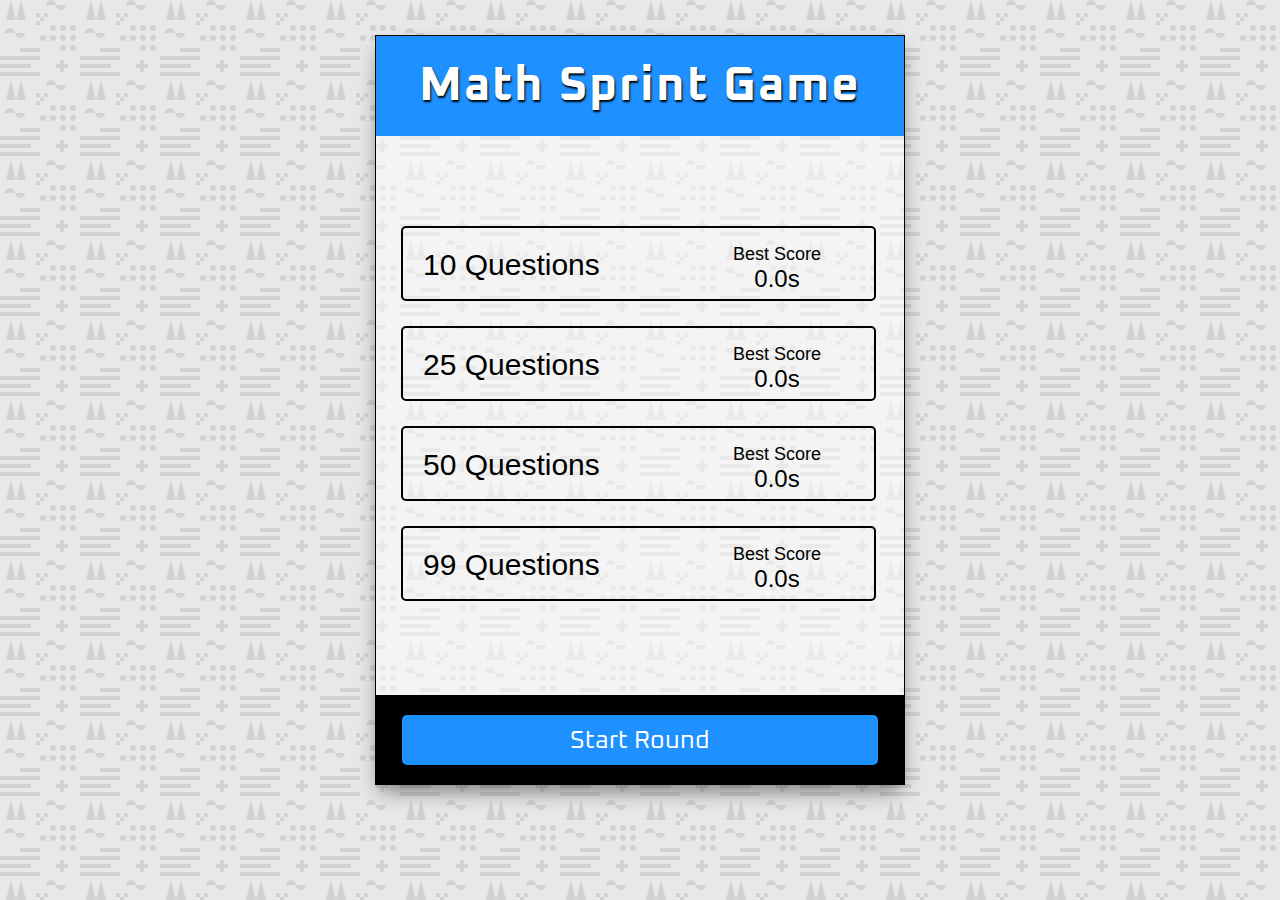
<file: -- template-math-sprint-game/index.html>
<!DOCTYPE html>
<html lang="en">
<head>
    <meta charset="UTF-8">
    <meta name="viewport" content="width=device-width, initial-scale=1.0">
    <title>Math Sprint Game</title>
    <link rel="icon" type="image/png" href="favicon.png">
    <link rel="stylesheet" href="style.css">
</head>
<body>
    <div class="game-container">
        <!-- Header -->
        <div class="header">
            <h1>Math Sprint Game</h1>
        </div>

        <!-- Splash Page -->
        <div class="card" id="splash-page">
            <form id="start-form">
                <div class="selection-container">
                    <!-- 10 Questions Radio Input -->
                    <div class="radio-container">
                        <label for="value-10">10 Questions</label>
                        <input type="radio" name="questions" value="10" id="value-10">
                        <span class="best-score">
                            <span>Best Score</span>
                            <span class="best-score-value">0.0s</span>
                        </span>
                    </div>
                    <!-- 25 Questions Radio Input -->
                    <div class="radio-container">
                        <label for="value-25">25 Questions</label>
                        <input type="radio" name="questions" value="25" id="value-25">
                        <span class="best-score">
                            <span>Best Score</span>
                            <span class="best-score-value">0.0s</span>
                        </span>
                    </div>
                    <!-- 50 Questions Radio Input -->
                    <div class="radio-container">
                        <label for="value-50">50 Questions</label>
                        <input type="radio" name="questions" value="50" id="value-50">
                        <span class="best-score">
                            <span>Best Score</span>
                            <span class="best-score-value">0.0s</span>
                        </span>
                    </div>
                    <!-- 99 Questions Radio Input -->
                    <div class="radio-container">
                        <label for="value-99">99 Questions</label>
                        <input type="radio" name="questions" value="99" id="value-99">
                        <span class="best-score">
                            <span>Best Score</span>
                            <span class="best-score-value">0.0s</span>
                        </span>
                    </div>
                </div>
                <!-- Start Button -->
                <div class="selection-footer">
                    <button class="start" type="submit">Start Round</button>
                </div>
            </form>
        </div>
        <!-- Countdown Page -->
        <div class="card" id="countdown-page" hidden>
            <h1 class="countdown"></h1>
        </div>

        <!-- Game Page -->
        <div class="card" id="game-page" hidden>
            <!-- Item Container -->
            <div class="item-container"></div>
            <div class="item-footer">
                <button class="wrong">Wrong</button>
                <button class="right">Right</button>
            </div>
        </div>

        <!-- Score Page -->
        <div class="card" id="score-page" hidden>
            <!-- Score Container -->
            <div class="score-container">
                <h1 class="title">Your Time</h1>
                <h1 class="final-time">3.4s</h1>
                <h1 class="base-time">Base Time: 2.4s</h1>
                <h1 class="penalty-time">Penaly: +1.0s</h1>
            </div>
            <!-- Play Again Button -->
            <div class="score-footer">
                <button class="play-again">Play Again</button>
            </div>
        </div>
    </div>
    <!-- Script -->
    <script src="script.js"></script>
</body>
</html>
</file>
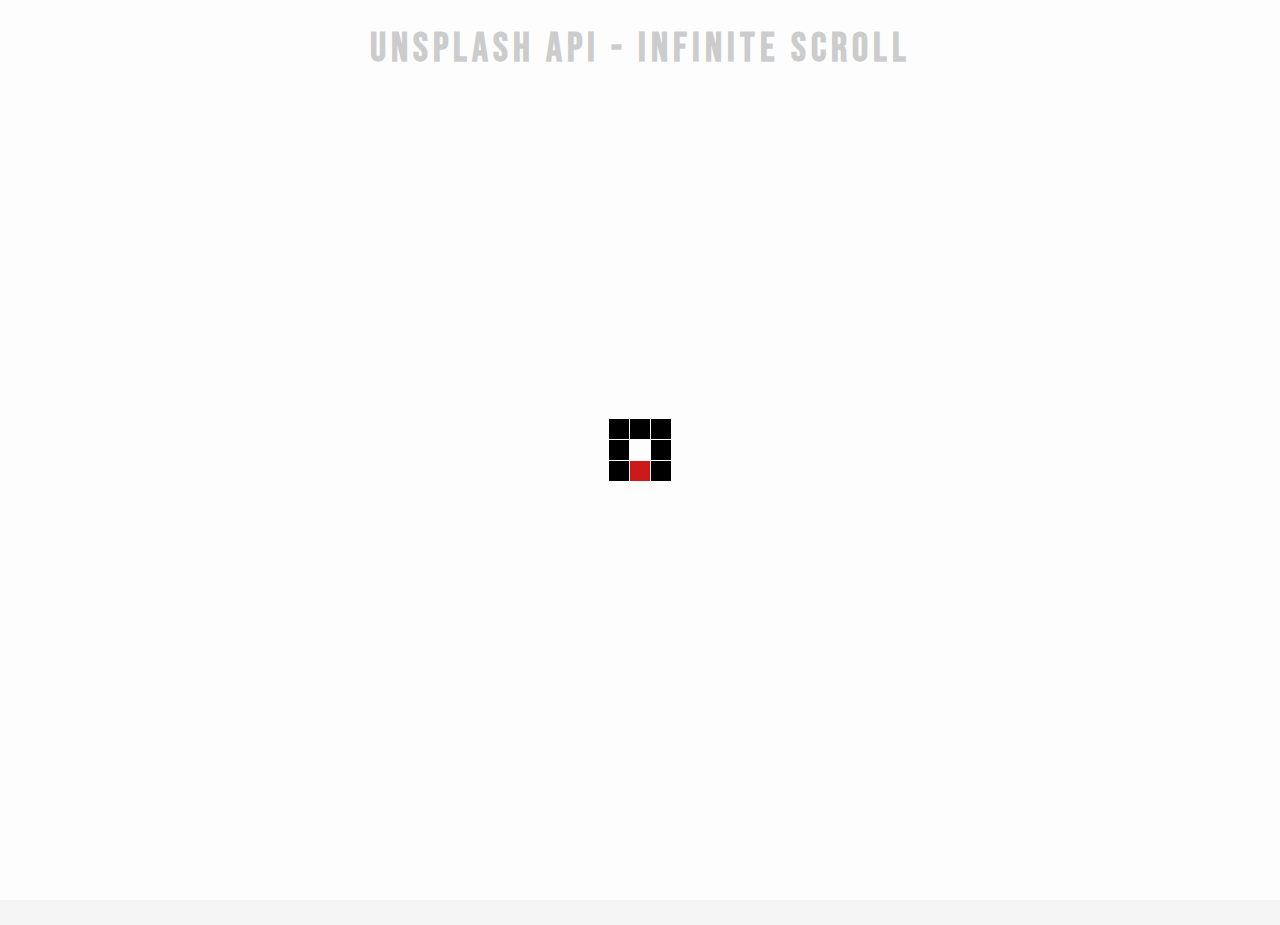
<file: infinity-scroll/index.html>
<!DOCTYPE html>
<html lang="en">
<head>
    <meta charset="UTF-8">
    <meta http-equiv="X-UA-Compatible" content="IE=edge">
    <meta name="viewport" content="width=device-width, initial-scale=1.0">
    <title>Infinite Scroll</title>
    <link rel="icon" type="image/png" href="https://www.google.com/s2/favicons?domain=jacinto.design">
    <link rel="stylesheet" href="style.css">
</head>
<body>
    <!-- Title -->
    <h1>Unsplash API - Infinite Scroll</h1>
    <!-- Loader -->
    <div class="loader" id="loader">
        <img src="loader.svg" alt="Loading">
    </div>
    <!-- Image Container -->
    <div class="image-container" id="image-container">
    </div>
    <!-- script -->
    <script src="script.js"></script>
</body>
</html>
</file>
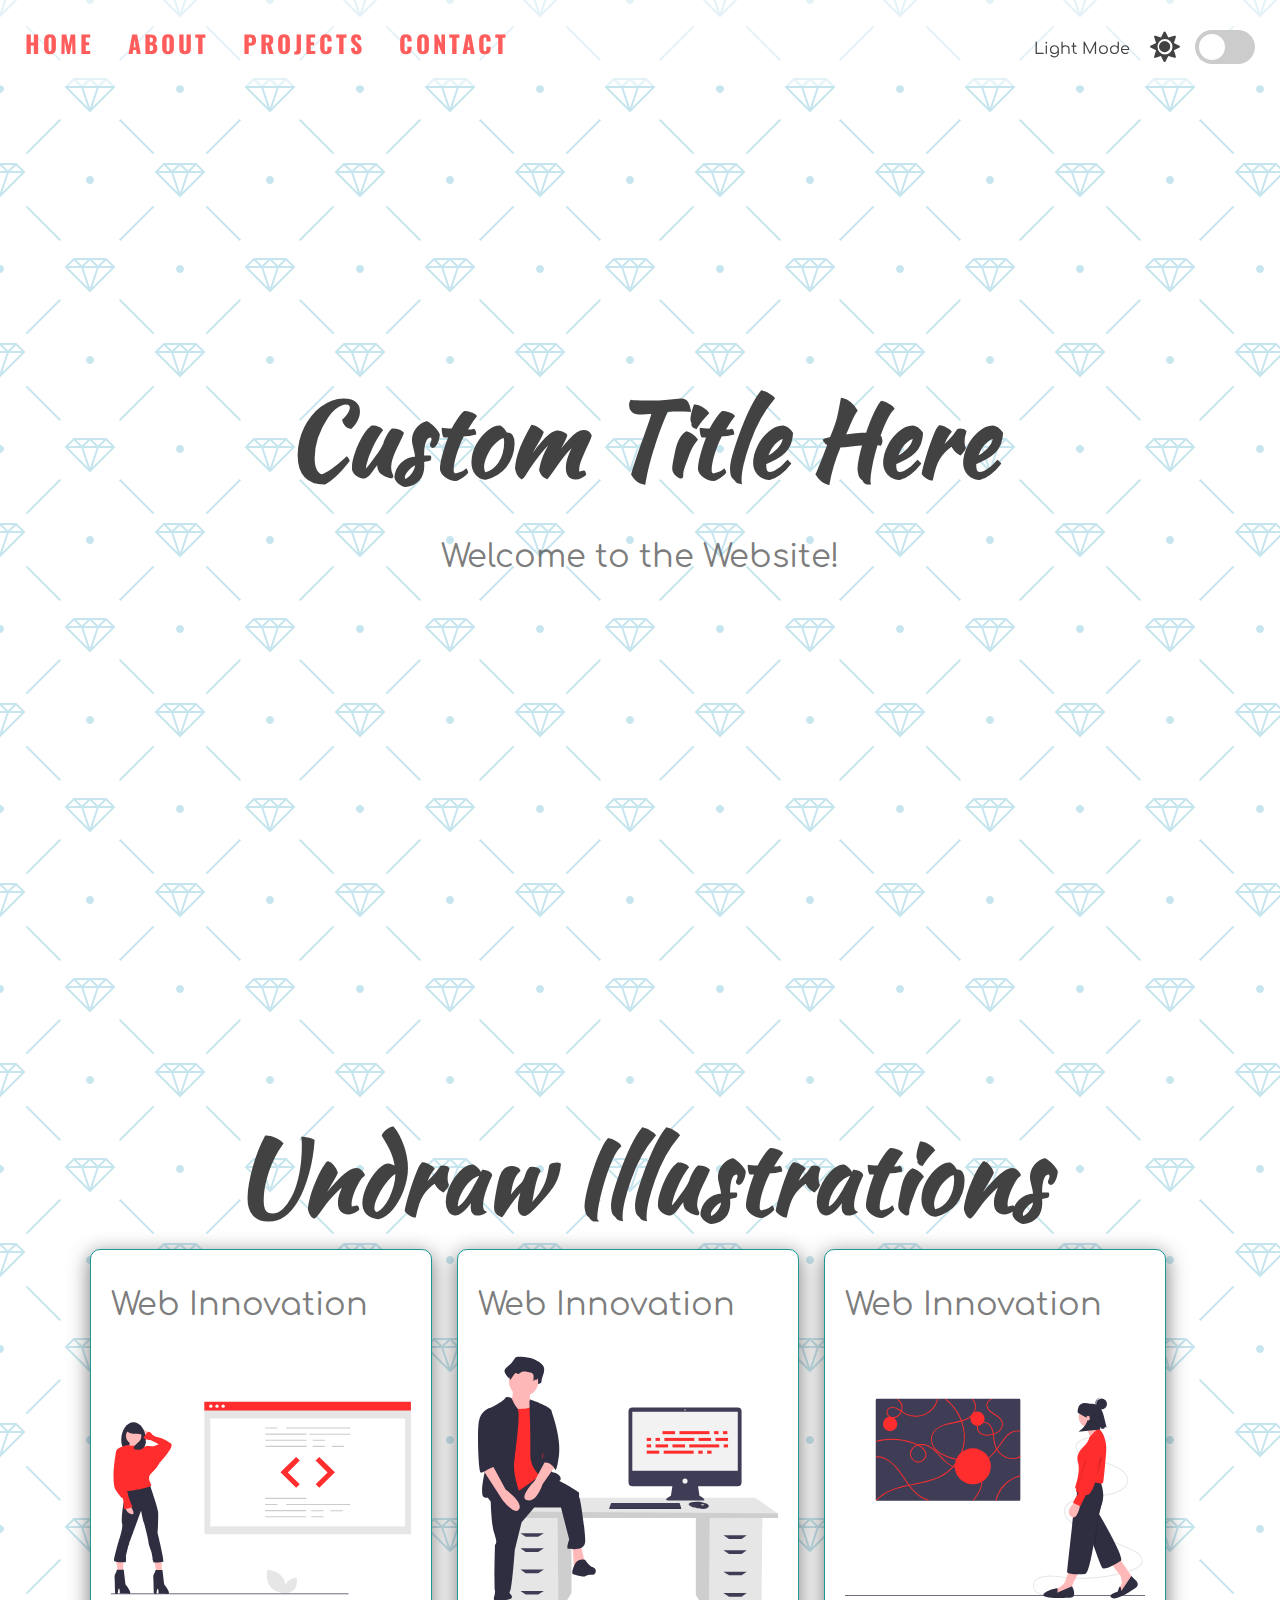
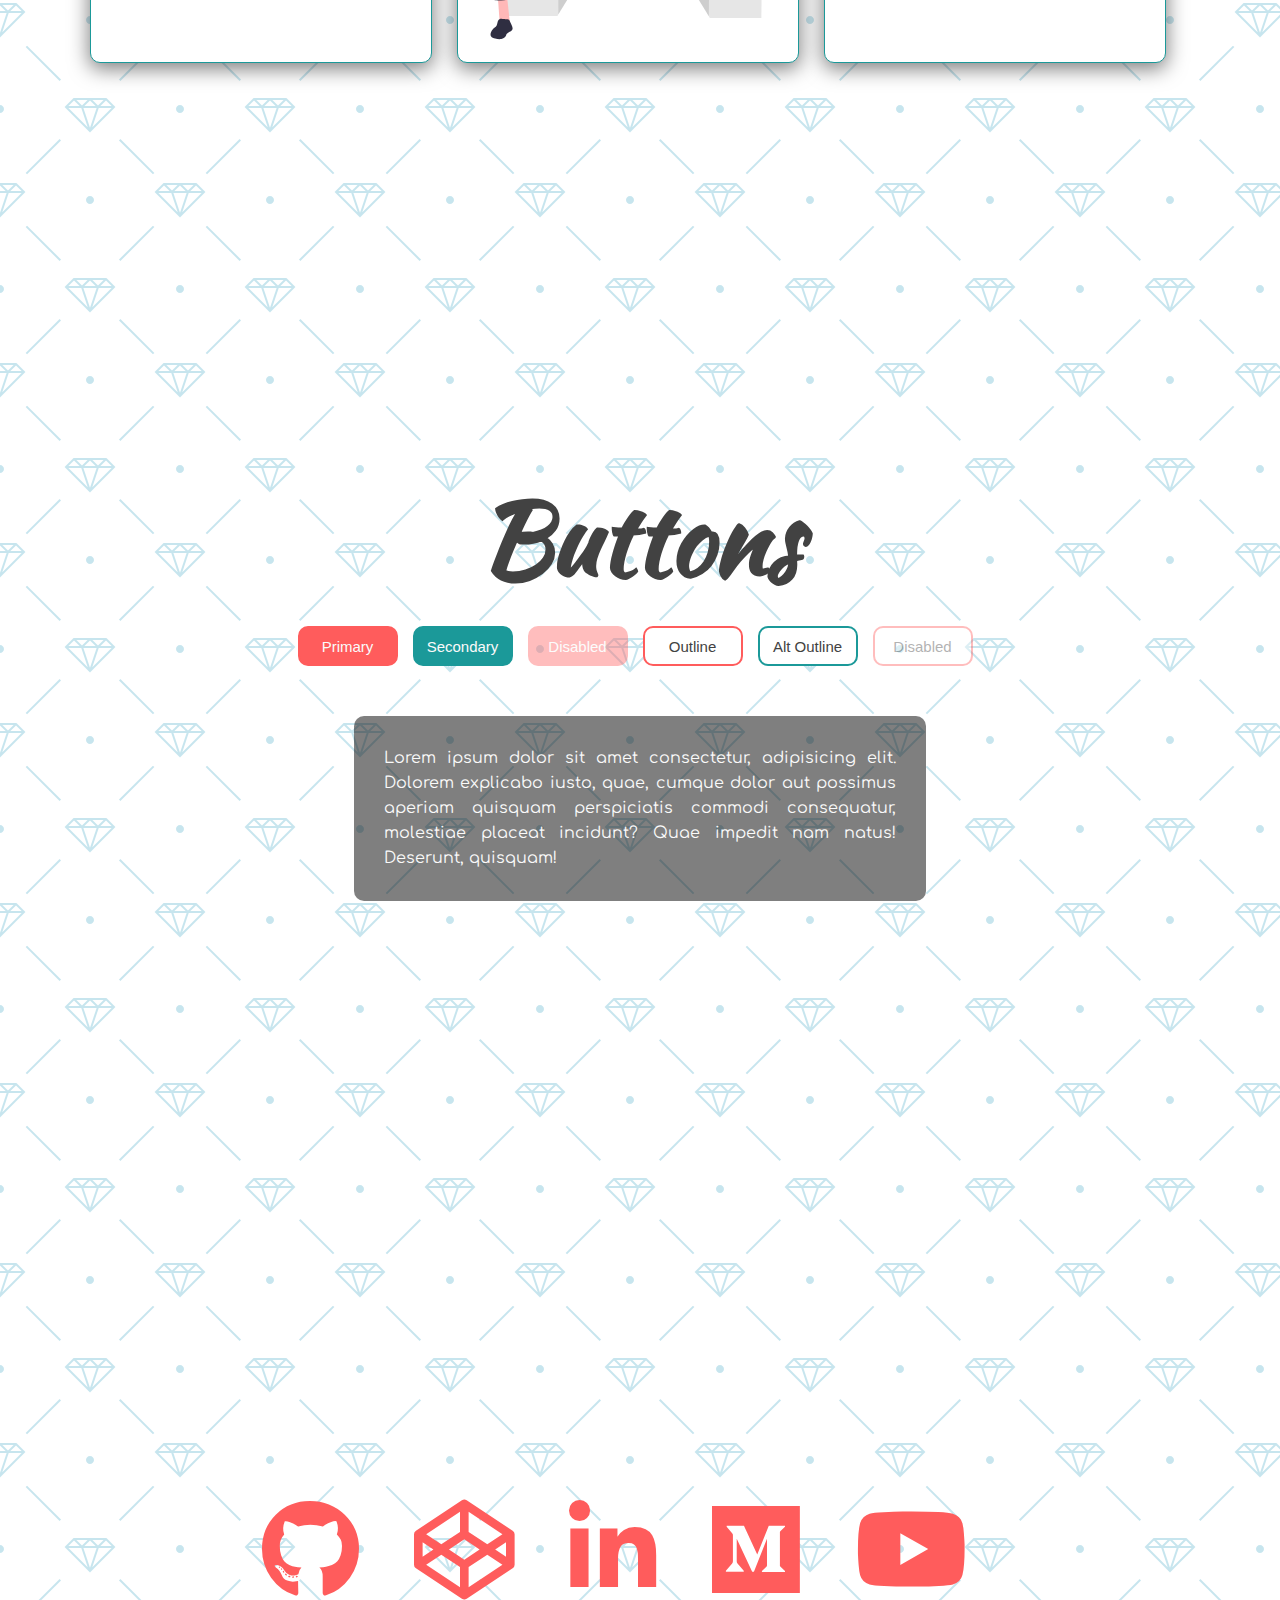
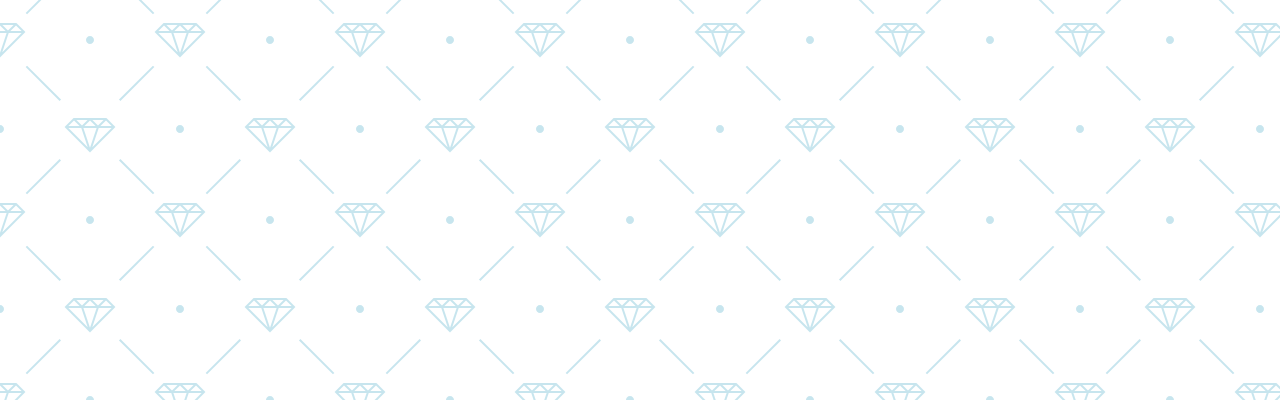
<file: light-dark-mode/index.html>
<!DOCTYPE html>
<html lang="en">
<head>
    <meta charset="UTF-8">
    <meta name="viewport" content="width=device-width, initial-scale=1.0">
    <title>Light Dark Mode</title>
    <link rel="icon" type="image/png" href="favicon.png">
    <link rel="stylesheet" href="https://cdnjs.cloudflare.com/ajax/libs/font-awesome/5.10.2/css/all.min.css"/>
    <link rel="stylesheet" href="style.css">
</head>
<body>
    <!-- Dark Mode Switch -->
    <div class="theme-switch-wrapper">
        <span id="toggle-icon">
            <span class="toggle-text">Light Mode</span>
            <i class="fas fa-sun"></i>
        </span>
        <label class="theme-switch">
            <input type="checkbox">
            <div class="slider round"></div>
        </label>
    </div>
    <!-- Navigation -->
    <nav id="nav">
        <a href="#home">HOME</a>
        <a href="#about">ABOUT</a>
        <a href="#projects">PROJECTS</a>
        <a href="#contact">CONTACT</a>
    </nav>
    <!-- Home Section -->
    <section id="home">
        <div class="title-group">
            <h1>Custom Title Here</h1>
            <h2>Welcome to the Website!</h2>
        </div>
    </section>
    <!-- About Section -->
    <section id="about">
        <h1>Undraw Illustrations</h1>
        <div class="about-container">
            <div class="image-container">
                <h2>Web Innovation</h2>
                <img src="img/undraw_proud_coder_light.svg" alt="Proud Coder" id="image1">
            </div>
            <div class="image-container">
                <h2>Web Innovation</h2>
                <img src="img/undraw_feeling_proud_light.svg" alt="Proud Coder" id="image2">
            </div>
            <div class="image-container">
                <h2>Web Innovation</h2>
                <img src="img/undraw_conceptual_idea_light.svg" alt="Idea" id="image3">
            </div>
        </div>
    </section>
    <!-- Projects Section -->
    <section id="projects">
        <h1>Buttons</h1>
        <div class="buttons">
            <button class="primary">Primary</button>
            <button class="secondary">Secondary</button>
            <button class="primary" disabled>Disabled</button>
            <button class="outline">Outline</button>
            <button class="secondary outline">Alt Outline</button>
            <button class="outline" disabled>Disabled</button>
        </div>
        <div class="text-box" id="text-box">
            <p>Lorem ipsum dolor sit amet consectetur, adipisicing elit. Dolorem explicabo iusto, quae, cumque dolor aut possimus aperiam quisquam perspiciatis commodi consequatur, molestiae placeat incidunt? Quae impedit nam natus! Deserunt, quisquam!</p>
        </div>
    </section>
    <!-- Contact Section -->
    <section id="contact">
        <div class="social-icons">
            <i class="fab fa-github"></i>
            <i class="fab fa-codepen"></i>
            <i class="fab fa-linkedin-in"></i>
            <i class="fab fa-medium"></i>
            <i class="fab fa-youtube"></i>
        </div>
    </section>
    <!-- Script -->
    <script src="script.js"></script>
</body>
</html>
</file>
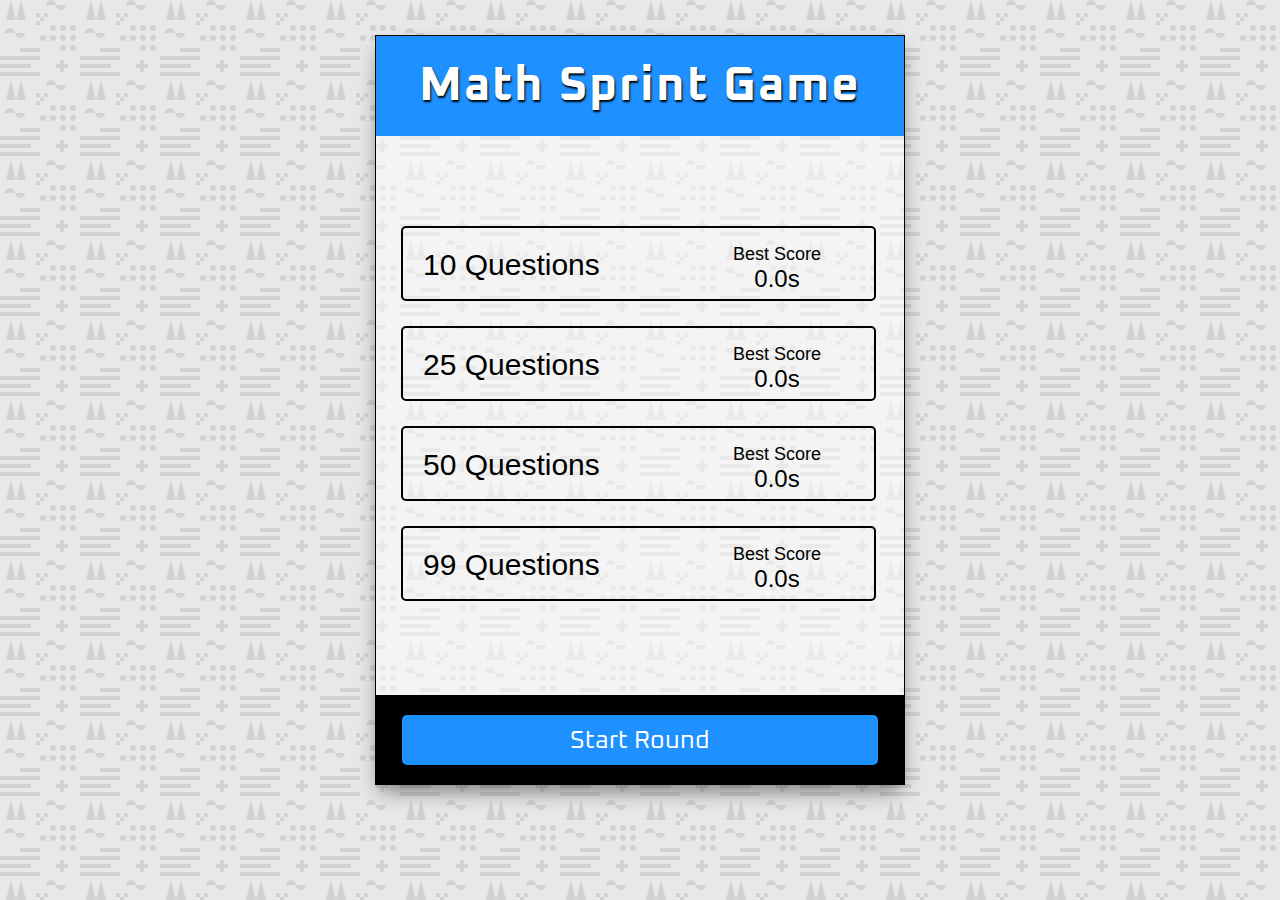
<file: math-sprint-game/index.html>
<!DOCTYPE html>
<html lang="en">
<head>
    <meta charset="UTF-8">
    <meta name="viewport" content="width=device-width, initial-scale=1.0">
    <title>Math Sprint Game</title>
    <link rel="icon" type="image/png" href="favicon.png">
    <link rel="stylesheet" href="style.css">
</head>
<body>
    <div class="game-container">
        <!-- Header -->
        <div class="header">
            <h1>Math Sprint Game</h1>
        </div>

        <!-- Splash Page -->
        <div class="card" id="splash-page">
            <form id="start-form">
                <div class="selection-container">
                    <!-- 10 Questions Radio Input -->
                    <div class="radio-container">
                        <label for="value-10">10 Questions</label>
                        <input type="radio" name="questions" value="10" id="value-10">
                        <span class="best-score">
                            <span>Best Score</span>
                            <span class="best-score-value"></span>
                        </span>
                    </div>
                    <!-- 25 Questions Radio Input -->
                    <div class="radio-container">
                        <label for="value-25">25 Questions</label>
                        <input type="radio" name="questions" value="25" id="value-25">
                        <span class="best-score">
                            <span>Best Score</span>
                            <span class="best-score-value"></span>
                        </span>
                    </div>
                    <!-- 50 Questions Radio Input -->
                    <div class="radio-container">
                        <label for="value-50">50 Questions</label>
                        <input type="radio" name="questions" value="50" id="value-50">
                        <span class="best-score">
                            <span>Best Score</span>
                            <span class="best-score-value"></span>
                        </span>
                    </div>
                    <!-- 99 Questions Radio Input -->
                    <div class="radio-container">
                        <label for="value-99">99 Questions</label>
                        <input type="radio" name="questions" value="99" id="value-99">
                        <span class="best-score">
                            <span>Best Score</span>
                            <span class="best-score-value"></span>
                        </span>
                    </div>
                </div>
                <!-- Start Button -->
                <div class="selection-footer">
                    <button class="start" type="submit">Start Round</button>
                </div>
            </form>
        </div>
        <!-- Countdown Page -->
        <div class="card" id="countdown-page" hidden>
            <h1 class="countdown"></h1>
        </div>

        <!-- Game Page -->
        <div class="card" id="game-page" hidden>
            <!-- Item Container -->
            <div class="item-container"></div>
            <div class="item-footer">
                <button class="wrong" onclick="select(false)">Wrong</button>
                <button class="right" onclick="select(true)">Right</button>
            </div>
        </div>

        <!-- Score Page -->
        <div class="card" id="score-page" hidden>
            <!-- Score Container -->
            <div class="score-container">
                <h1 class="title">Your Time</h1>
                <h1 class="final-time"></h1>
                <h1 class="base-time"></h1>
                <h1 class="penalty-time"></h1>
            </div>
            <!-- Play Again Button -->
            <div class="score-footer">
                <button class="play-again" onclick="playAgain()" hidden>Play Again</button>
            </div>
        </div>
    </div>
    <!-- Script -->
    <script src="script.js"></script>
    <script src="shuffle.js"></script>
</body>
</html>
</file>
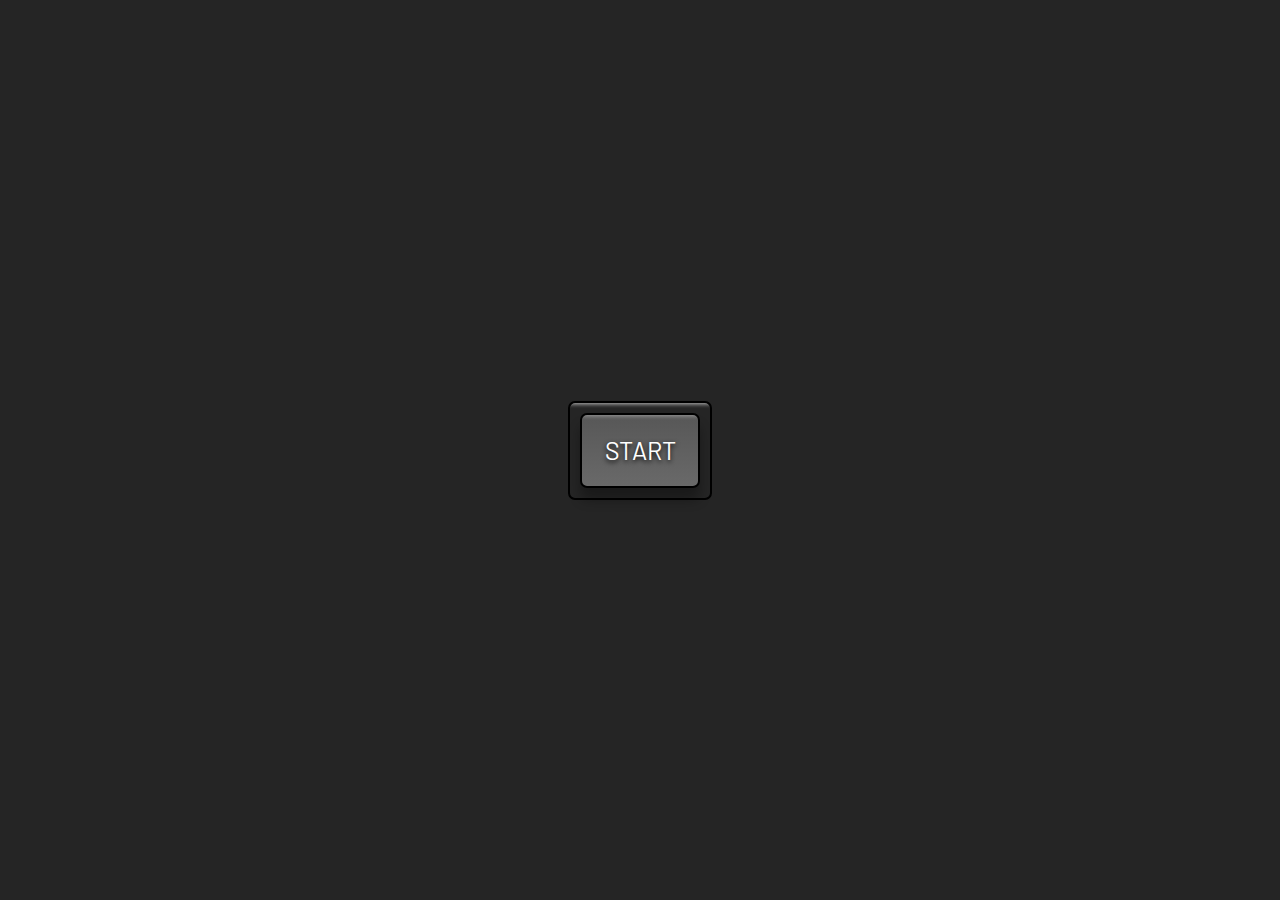
<file: picture-in-picture/index.html>
<!DOCTYPE html>
<html lang="en">
<head>
    <meta charset="UTF-8">
    <meta http-equiv="X-UA-Compatible" content="IE=edge">
    <meta name="viewport" content="width=device-width, initial-scale=1.0">
    <title>Picture in Picture</title>
    <link rel="icon" type="image/png" href="https://www.google.com/s2/favicons?domain=jacinto.design">
    <link rel="stylesheet" href="style.css">
</head>
<body>
    <!-- Video -->
    <video id="video" controls height="360" width="640" hidden></video>
    <!-- Button -->
    <div class="button-container">
        <button id="button">START</button>
    </div>
    <!-- script -->
    <script src="script.js"></script>
</body>
</html>
</file>
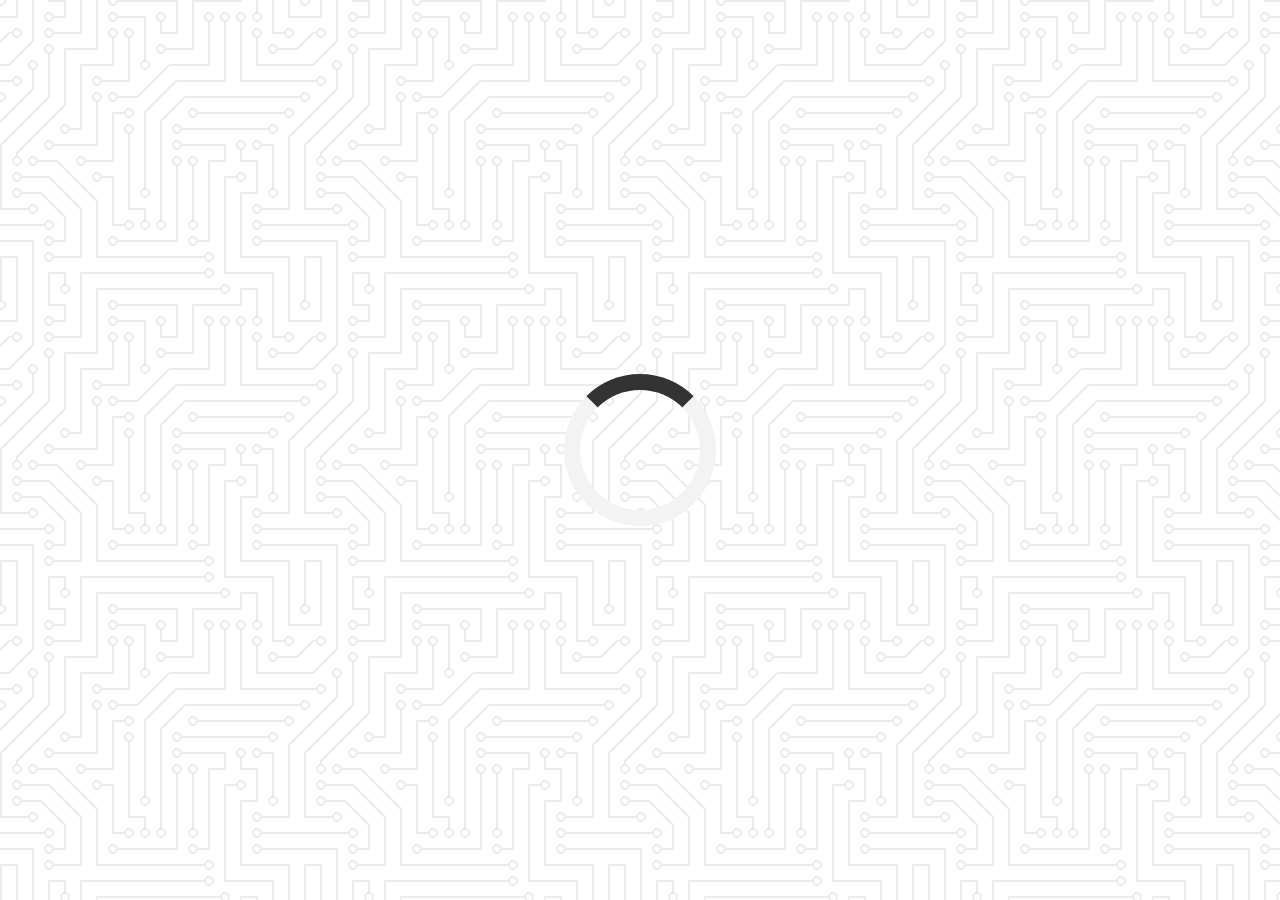
<file: qutote-generator/index.html>
<!DOCTYPE html>
<html lang="en">
<head>
    <meta charset="UTF-8">
    <meta http-equiv="X-UA-Compatible" content="IE=edge">
    <meta name="viewport" content="width=device-width, initial-scale=1.0">
    <title>Quote Generator</title>
    <link rel="icon" type="image/png" href="https://www.google.com/s2/favicons?domain=jacinto.design">
    <link rel="stylesheet" href="https://cdnjs.cloudflare.com/ajax/libs/font-awesome/5.15.2/css/all.min.css">
    <link rel="stylesheet" href="style.css">
</head>
<body>
    <div class="quote-container" id="quote-container">
        <!-- quote -->
        <div class="quote-text">
            <i class="fas fa-quote-left"></i>
            <span id="quote"></span>
        </div>
        <!-- author -->
        <div class="quote-author">
            <span id="author"></span>
        </div>
        <!-- buttons -->
        <div class="button-container">
            <button class="twitter-button" id="twitter" title="Tweet this!">
                <i class="fab fa-twitter"></i>
            </button>
            <button id="new-quote">New Quote</button>
        </div>
    </div>
    <!-- loader -->
    <div class="loader" id="loader">
        
    </div>
    <!-- script -->
    <script src="script.js"></script>
    <script src="quotes.js"></script>
</body>
</html>
</file>
<file: -- template-math-sprint-game/style.css>
@import url("https://fonts.googleapis.com/css?family=Oxanium|PT+Mono&display=swap");

* {
  box-sizing: border-box;
}

:root {
  --primary-color: dodgerblue;
  --select-color: dodgerblue;
  --success: rgb(15, 158, 2);
  --danger: rgb(214, 23, 23);
}

body {
  margin: 0;
  font-family: PT Mono, sans-serif;
  overflow: hidden;
  display: flex;
  justify-content: center;
  height: 100vh;
  background: #e8e8e8;
  background-image: url("data:image/svg+xml,%3Csvg xmlns='http://www.w3.org/2000/svg' width='80' height='80' viewBox='0 0 80 80'%3E%3Cg fill='%23161616' fill-opacity='0.1'%3E%3Cpath fill-rule='evenodd' d='M11 0l5 20H6l5-20zm42 31a3 3 0 1 0 0-6 3 3 0 0 0 0 6zM0 72h40v4H0v-4zm0-8h31v4H0v-4zm20-16h20v4H20v-4zM0 56h40v4H0v-4zm63-25a3 3 0 1 0 0-6 3 3 0 0 0 0 6zm10 0a3 3 0 1 0 0-6 3 3 0 0 0 0 6zM53 41a3 3 0 1 0 0-6 3 3 0 0 0 0 6zm10 0a3 3 0 1 0 0-6 3 3 0 0 0 0 6zm10 0a3 3 0 1 0 0-6 3 3 0 0 0 0 6zm-30 0a3 3 0 1 0 0-6 3 3 0 0 0 0 6zm-28-8a5 5 0 0 0-10 0h10zm10 0a5 5 0 0 1-10 0h10zM56 5a5 5 0 0 0-10 0h10zm10 0a5 5 0 0 1-10 0h10zm-3 46a3 3 0 1 0 0-6 3 3 0 0 0 0 6zm10 0a3 3 0 1 0 0-6 3 3 0 0 0 0 6zM21 0l5 20H16l5-20zm43 64v-4h-4v4h-4v4h4v4h4v-4h4v-4h-4zM36 13h4v4h-4v-4zm4 4h4v4h-4v-4zm-4 4h4v4h-4v-4zm8-8h4v4h-4v-4z'/%3E%3C/g%3E%3C/svg%3E");
}

.game-container {
  border: 1px solid black;
  box-shadow: 0 10px 20px -5px rgba(0, 0, 0, 0.5);
  width: 530px;
  height: 750px;
  position: relative;
  background: rgba(255, 255, 255, 0.5);
  user-select: none;
  margin-top: 100px;
}

.header {
  background: var(--primary-color);
  color: white;
  font-family: Oxanium, sans-serif;
  font-size: 24px;
  text-shadow: 1px 2px 2px black;
  letter-spacing: 2px;
  height: 100px;
  display: flex;
  justify-content: center;
  align-items: center;
}

.card {
  margin: 5px auto 10px;
  height: 600px;
}

/* Splash Page -------------------- */
input[type="radio"] {
  opacity: 0;
  width: 100%;
  height: 75px;
  position: relative;
  top: -40px;
  cursor: pointer;
  z-index: 2;
}

.selection-container {
  position: relative;
  top: 65px;
}

.radio-container {
  width: 90%;
  height: 75px;
  margin: 25px;
  cursor: pointer;
  border: 2px solid black;
  border-radius: 5px;
}

label {
  position: relative;
  top: 20px;
  left: 20px;
  font-size: 30px;
}

.selected-label {
  background: var(--select-color);
  color: white;
}

.best-score {
  position: relative;
  top: -100px;
  left: 330px;
  display: flex;
  flex-direction: column;
  justify-content: center;
  text-align: center;
  font-size: 18px;
  max-width: fit-content;
}

.best-score span {
  margin: 0;
}

.best-score span:last-child {
  font-size: 24px;
}

.selection-footer {
  top: 134px;
}

/* Game Page -------------------------- */
.height-240 {
  height: 240px;
  width: 100%;
}

.height-500 {
  height: 500px;
  width: 100%;
}

.item-container {
  height: 552px;
  overflow-y: scroll;
  position: relative;
  -ms-overflow-style: none;
}

.item-container::-webkit-scrollbar {
  display: none;
}

.item {
  display: flex;
  align-items: baseline;
  justify-content: space-between;
  height: 80px;
  margin: 0 50px;
  user-select: none;
}

.finished > h1 {
  opacity: 0.5;
}

.selected-item {
  background: var(--select-color);
  position: fixed;
  top: 443px;
  z-index: -1;
  width: 529px;
  height: 80px;
}

.item-footer,
.selection-footer {
  width: 100%;
  height: 90px;
  background: rgba(0, 0, 0, 1);
  display: flex;
  justify-content: center;
  align-items: center;
  position: relative;
}

.item-footer {
  top: 1px;
}

button {
  cursor: pointer;
  height: 50px;
  border-radius: 5px;
  font-size: 25px;
  font-family: Oxanium, sans-serif;
  color: white;
  border: none;
  outline: none;
}

button:hover {
  filter: brightness(110%);
}

button:active {
  transform: scale(0.99);
}

.wrong,
.right {
  width: 40%;
}

.wrong {
  background: var(--danger);
  margin-right: 25px;
}

.right {
  background: var(--success);
}

.start,
.play-again {
  width: 90%;
  background: var(--primary-color);
}

/* Countdown Page ---------------------- */
.countdown {
  margin-top: 45%;
  font-size: 100px;
  text-align: center;
  user-select: none;
  cursor: pointer;
}

/* Score Page ------------------------- */
.score-container {
  height: 600px;
  display: flex;
  flex-direction: column;
  justify-content: center;
  align-items: center;
}

.score-footer {
  width: 100%;
  height: 90px;
  display: flex;
  justify-content: center;
  position: relative;
  top: -30px;
}

.title {
  font-size: 45px;
}

.final-time {
  font-size: 100px;
  margin: 0;
  color: var(--success);
}

.base-time {
  margin-top: 100px;
  margin-bottom: 0;
}

.penalty-time {
  color: var(--danger);
}

/* Media Query: Laptop */
@media screen and (max-width: 1800px) {
  .game-container {
    margin-top: 35px;
  }

  .selected-item {
    top: 380px;
  }
}

/* Media Query: Large Smartphone (Vertical) */
@media screen and (max-width: 500px) {
  .game-container {
    width: 100%;
    margin-top: 0;
    border: none;
  }

  .selected-item {
    top: 345px;
  }

  .header {
    font-size: 1.2rem;
  }

  .countdown {
    margin-top: 60%;
  }

  .selection-container {
    top: 100px;
  }

  .radio-container {
    width: 93%;
    margin: 15px;
  }

  label {
    font-size: 1.7rem;
  }

  .best-score {
    font-size: 1rem;
    left: 245px;
  }

  .selection-footer {
    top: 183px;
  }
}

/* Media Query: iPhone */
@media screen and (max-width: 376px) {
  .best-score {
    left: 232px;
  }
}
</file>
<file: infinity-scroll/style.css>
@import url('https://fonts.googleapis.com/css2?family=Bebas+Neue&display=swap');

html {
    /* box-sizing prevents scrollbars to appear when adding padding to something that goes outside the extremes */
    box-sizing: border-box;
}

body {
    margin: 0;
    min-height: 100vh;
    font-family: Bebas Neue, sans-serif;
    background: whitesmoke;
}

h1 {
    text-align: center;
    margin-top: 25px;
    margin-bottom: 15px;
    font-size: 40px;
    letter-spacing: 5px;
}

/* Loader */
.loader {
    position: fixed;
    top: 0;
    bottom: 0;
    left: 0;
    right: 0;
    background: rgba(255,255,255,0.8);
}

.loader img {
    position: fixed;
    top: 50%;
    left: 50%;
    transform: translate(-50%, -50%);
}

/* Image Container */
.image-container {
    margin: 10px 30%;
}

.image-container img {
    width: 100%;
    margin-top: 5px;
}

/* Media Query: Large Smartphone */
@media screen and (max-width: 600px) {
    h1 {
        font-size: 20px;
    }

    .image-container {
        margin: 10px;
    }
}
</file>
<file: light-dark-mode/style.css>
@import url('https://fonts.googleapis.com/css2?family=Comfortaa&family=Kaushan+Script&family=Oswald&display=swap');

:root {
  --primary-color: rgb(255, 92, 92);
  --primary-variant: #ff2d2d;
  --secondary-color: #1b9999;
  --on-primary: rgb(250, 250, 250);
  --on-background: rgb(66, 66, 66);
  --on-background-alt: rgba(66, 66, 66, 0.7);
  --background: rgb(255, 255, 255);
  --box-shadow: 0 5px 20px 1px rgba(0, 0, 0, 0.5);
}

[data-theme="dark"] {
  --primary-color: rgb(150, 65, 255);
  --primary-variant: #6c63ff;
  --secondary-color: #03dac5;
  --on-primary: #000;
  --on-background: rgba(255, 255, 255, 0.9);
  --on-background-alt: rgba(255, 255, 255, 0.7);
  --background: #121212;
}

html {
  box-sizing: border-box;
  scroll-behavior: smooth;
}

body {
  margin: 0;
  font-family: Comfortaa, sans-serif;
  color: var(--on-background);
  background-color: var(--background);
background-image: url("data:image/svg+xml,%3Csvg width='180' height='180' viewBox='0 0 180 180' xmlns='http://www.w3.org/2000/svg'%3E%3Cpath d='M81.28 88H68.413l19.298 19.298L81.28 88zm2.107 0h13.226L90 107.838 83.387 88zm15.334 0h12.866l-19.298 19.298L98.72 88zm-32.927-2.207L73.586 78h32.827l.5.5 7.294 7.293L115.414 87l-24.707 24.707-.707.707L64.586 87l1.207-1.207zm2.62.207L74 80.414 79.586 86H68.414zm16 0L90 80.414 95.586 86H84.414zm16 0L106 80.414 111.586 86h-11.172zm-8-6h11.173L98 85.586 92.414 80zM82 85.586L87.586 80H76.414L82 85.586zM17.414 0L.707 16.707 0 17.414V0h17.414zM4.28 0L0 12.838V0h4.28zm10.306 0L2.288 12.298 6.388 0h8.198zM180 17.414L162.586 0H180v17.414zM165.414 0l12.298 12.298L173.612 0h-8.198zM180 12.838L175.72 0H180v12.838zM0 163h16.413l.5.5 7.294 7.293L25.414 172l-8 8H0v-17zm0 10h6.613l-2.334 7H0v-7zm14.586 7l7-7H8.72l-2.333 7h8.2zM0 165.414L5.586 171H0v-5.586zM10.414 171L16 165.414 21.586 171H10.414zm-8-6h11.172L8 170.586 2.414 165zM180 163h-16.413l-7.794 7.793-1.207 1.207 8 8H180v-17zm-14.586 17l-7-7h12.865l2.333 7h-8.2zM180 173h-6.613l2.334 7H180v-7zm-21.586-2l5.586-5.586 5.586 5.586h-11.172zM180 165.414L174.414 171H180v-5.586zm-8 5.172l5.586-5.586h-11.172l5.586 5.586zM152.933 25.653l1.414 1.414-33.94 33.942-1.416-1.416 33.943-33.94zm1.414 127.28l-1.414 1.414-33.942-33.94 1.416-1.416 33.94 33.943zm-127.28 1.414l-1.414-1.414 33.94-33.942 1.416 1.416-33.943 33.94zm-1.414-127.28l1.414-1.414 33.942 33.94-1.416 1.416-33.94-33.943zM0 85c2.21 0 4 1.79 4 4s-1.79 4-4 4v-8zm180 0c-2.21 0-4 1.79-4 4s1.79 4 4 4v-8zM94 0c0 2.21-1.79 4-4 4s-4-1.79-4-4h8zm0 180c0-2.21-1.79-4-4-4s-4 1.79-4 4h8z' fill='%2346aac7' fill-opacity='0.3' fill-rule='evenodd'/%3E%3C/svg%3E");
}

section {
  min-height: 100vh;
  display: flex;
  justify-content: center;
  align-items: center;
  flex-direction: column;
}

h1 {
  font-family: Kaushan Script, sans-serif;
  font-size: 100px;
  margin-bottom: 0;
}

h2 {
  color: var(--on-background-alt);
  font-size: 32px;
  font-weight: normal;
}

/* Navigation */
nav {
  z-index: 10;
  position: fixed;
  font-family: Oswald, sans-serif;
  font-size: 24px;
  letter-spacing: 3px;
  padding: 25px;
  width: 100vw;
  background: rgb(255 255 255 / 50%);
}

a {
  margin-right: 25px;
  color: var(--primary-color);
  text-decoration: none;
  border-bottom: 3px solid transparent;
  font-weight: bold;
}

a:hover,
a:focus {
  color: var(--on-background);
  border-bottom: 3px solid;
}

/* Home Section */
.title-group {
  text-align: center;
}

/* About Section */
.about-container {
  display: flex;
}

.image-container {
  border: 1px solid var(--secondary-color);
  border-radius: 10px;
  padding: 10px 20px;
  margin-right: 25px;
  width: auto;
  background: var(--background);
  box-shadow: var(--box-shadow);
}

img {
  height: 300px;
  width: 300px;
}

/* Projects Section */
.buttons {
  margin-top: 15px;
  margin-bottom: 50px;
}

button {
  min-width: 100px;
  height: 40px;
  cursor: pointer;
  border-radius: 10px;
  margin-right: 10px;
  border: 2px solid var(--primary-color);
  font-size: 15px;
  outline: none;
}

button:disabled {
  opacity: 0.4;
  cursor: default;
}

button:hover:not(.outline) {
  filter: brightness(110%);
}

.primary {
  background: var(--primary-color);
  color: var(--on-primary);
}

.secondary {
  border: 2px solid var(--secondary-color);
}

.secondary,
.secondary:hover,
.outline.secondary:hover {
  background: var(--secondary-color);
  color: var(--on-primary);
}

.outline {
  background: var(--background);
  color: var(--on-background);
}

.outline:hover {
  background: var(--primary-color);
  color: var(--on-primary);
}

.text-box {
  width: 40%;
  text-align: justify;
  background: rgb(0 0 0 / 50%);
  color: var(--on-primary);
  border-radius: 10px;
  padding: 30px;
}

p {
  margin: 0;
  line-height: 25px;
}

/* Contact Section */
.fab {
  font-size: 100px;
  margin-right: 50px;
  cursor: pointer;
  color: var(--primary-color);
}

.fab:hover {
  color: var(--on-background);
}

/* Dark Mode Toggle */
.theme-switch-wrapper {
  display: flex;
  align-items: center;
  z-index: 100;
  position: fixed;
  right: 25px;
  top: 30px;
}

.theme-switch-wrapper span {
  margin-right: 10px;
  font-size: 1rem;
}

.toggle-text {
  position: relative;
  top: -4px;
  right: 5px;
  color: var(--on-background);
}

.theme-switch {
  display: inline-block;
  height: 34px;
  position: relative;
  width: 60px;
}

.theme-switch input {
  display: none;
}

.slider {
  background: #ccc;
  bottom: 0;
  cursor: pointer;
  left: 0;
  position: absolute;
  right: 0;
  top: 0;
  transition: 0.4s;
}

.slider::before {
  background: #fff;
  bottom: 4px;
  content: "";
  height: 26px;
  left: 4px;
  position: absolute;
  transition: 0.4s;
  width: 26px;
}

input:checked + .slider {
  background: var(--primary-color);
}

input:checked + .slider::before {
  transform: translateX(26px);
}

.slider.round {
  border-radius: 34px;
}

.slider.round::before {
  border-radius: 50%;
}

.fas {
  font-size: 30px;
  margin-right: 5px;
}
</file>
<file: math-sprint-game/style.css>
@import url("https://fonts.googleapis.com/css?family=Oxanium|PT+Mono&display=swap");

* {
  box-sizing: border-box;
}

:root {
  --primary-color: dodgerblue;
  --select-color: dodgerblue;
  --success: rgb(15, 158, 2);
  --danger: rgb(214, 23, 23);
}

body {
  margin: 0;
  font-family: PT Mono, sans-serif;
  overflow: hidden;
  display: flex;
  justify-content: center;
  height: 100vh;
  background: #e8e8e8;
  background-image: url("data:image/svg+xml,%3Csvg xmlns='http://www.w3.org/2000/svg' width='80' height='80' viewBox='0 0 80 80'%3E%3Cg fill='%23161616' fill-opacity='0.1'%3E%3Cpath fill-rule='evenodd' d='M11 0l5 20H6l5-20zm42 31a3 3 0 1 0 0-6 3 3 0 0 0 0 6zM0 72h40v4H0v-4zm0-8h31v4H0v-4zm20-16h20v4H20v-4zM0 56h40v4H0v-4zm63-25a3 3 0 1 0 0-6 3 3 0 0 0 0 6zm10 0a3 3 0 1 0 0-6 3 3 0 0 0 0 6zM53 41a3 3 0 1 0 0-6 3 3 0 0 0 0 6zm10 0a3 3 0 1 0 0-6 3 3 0 0 0 0 6zm10 0a3 3 0 1 0 0-6 3 3 0 0 0 0 6zm-30 0a3 3 0 1 0 0-6 3 3 0 0 0 0 6zm-28-8a5 5 0 0 0-10 0h10zm10 0a5 5 0 0 1-10 0h10zM56 5a5 5 0 0 0-10 0h10zm10 0a5 5 0 0 1-10 0h10zm-3 46a3 3 0 1 0 0-6 3 3 0 0 0 0 6zm10 0a3 3 0 1 0 0-6 3 3 0 0 0 0 6zM21 0l5 20H16l5-20zm43 64v-4h-4v4h-4v4h4v4h4v-4h4v-4h-4zM36 13h4v4h-4v-4zm4 4h4v4h-4v-4zm-4 4h4v4h-4v-4zm8-8h4v4h-4v-4z'/%3E%3C/g%3E%3C/svg%3E");
}

.game-container {
  border: 1px solid black;
  box-shadow: 0 10px 20px -5px rgba(0, 0, 0, 0.5);
  width: 530px;
  height: 750px;
  position: relative;
  background: rgba(255, 255, 255, 0.5);
  user-select: none;
  margin-top: 100px;
}

.header {
  background: var(--primary-color);
  color: white;
  font-family: Oxanium, sans-serif;
  font-size: 24px;
  text-shadow: 1px 2px 2px black;
  letter-spacing: 2px;
  height: 100px;
  display: flex;
  justify-content: center;
  align-items: center;
}

.card {
  margin: 5px auto 10px;
  height: 600px;
}

/* Splash Page -------------------- */
input[type="radio"] {
  opacity: 0;
  width: 100%;
  height: 75px;
  position: relative;
  top: -40px;
  cursor: pointer;
  z-index: 2;
}

.selection-container {
  position: relative;
  top: 65px;
}

.radio-container {
  width: 90%;
  height: 75px;
  margin: 25px;
  cursor: pointer;
  border: 2px solid black;
  border-radius: 5px;
}

label {
  position: relative;
  top: 20px;
  left: 20px;
  font-size: 30px;
}

.selected-label {
  background: var(--select-color);
  color: white;
}

.best-score {
  position: relative;
  top: -100px;
  left: 330px;
  display: flex;
  flex-direction: column;
  justify-content: center;
  text-align: center;
  font-size: 18px;
  max-width: fit-content;
}

.best-score span {
  margin: 0;
}

.best-score span:last-child {
  font-size: 24px;
}

.selection-footer {
  top: 134px;
}

/* Game Page -------------------------- */
.height-240 {
  height: 240px;
  width: 100%;
}

.height-500 {
  height: 500px;
  width: 100%;
}

.item-container {
  height: 552px;
  overflow-y: scroll;
  position: relative;
  -ms-overflow-style: none;
}

.item-container::-webkit-scrollbar {
  display: none;
}

.item {
  display: flex;
  align-items: baseline;
  justify-content: space-between;
  height: 80px;
  margin: 0 50px;
  user-select: none;
}

.finished > h1 {
  opacity: 0.5;
}

.selected-item {
  background: var(--select-color);
  position: fixed;
  top: 443px;
  z-index: -1;
  width: 529px;
  height: 80px;
}

.item-footer,
.selection-footer {
  width: 100%;
  height: 90px;
  background: rgba(0, 0, 0, 1);
  display: flex;
  justify-content: center;
  align-items: center;
  position: relative;
}

.item-footer {
  top: 1px;
}

button {
  cursor: pointer;
  height: 50px;
  border-radius: 5px;
  font-size: 25px;
  font-family: Oxanium, sans-serif;
  color: white;
  border: none;
  outline: none;
}

button:hover {
  filter: brightness(110%);
}

button:active {
  transform: scale(0.99);
}

.wrong,
.right {
  width: 40%;
}

.wrong {
  background: var(--danger);
  margin-right: 25px;
}

.right {
  background: var(--success);
}

.start,
.play-again {
  width: 90%;
  background: var(--primary-color);
}

/* Countdown Page ---------------------- */
.countdown {
  margin-top: 45%;
  font-size: 100px;
  text-align: center;
  user-select: none;
  cursor: pointer;
}

/* Score Page ------------------------- */
.score-container {
  height: 600px;
  display: flex;
  flex-direction: column;
  justify-content: center;
  align-items: center;
}

.score-footer {
  width: 100%;
  height: 90px;
  display: flex;
  justify-content: center;
  position: relative;
  top: -30px;
}

.title {
  font-size: 45px;
}

.final-time {
  font-size: 100px;
  margin: 0;
  color: var(--success);
}

.base-time {
  margin-top: 100px;
  margin-bottom: 0;
}

.penalty-time {
  color: var(--danger);
}

/* Media Query: Laptop */
@media screen and (max-width: 1800px) {
  .game-container {
    margin-top: 35px;
  }

  .selected-item {
    top: 380px;
  }
}

/* Media Query: Large Smartphone (Vertical) */
@media screen and (max-width: 500px) {
  .game-container {
    width: 100%;
    margin-top: 0;
    border: none;
  }

  .selected-item {
    top: 345px;
  }

  .header {
    font-size: 1.2rem;
  }

  .countdown {
    margin-top: 60%;
  }

  .selection-container {
    top: 100px;
  }

  .radio-container {
    width: 93%;
    margin: 15px;
  }

  label {
    font-size: 1.7rem;
  }

  .best-score {
    font-size: 1rem;
    left: 245px;
  }

  .selection-footer {
    top: 183px;
  }
}

/* Media Query: iPhone */
@media screen and (max-width: 376px) {
  .best-score {
    left: 232px;
  }
}
</file>
<file: picture-in-picture/style.css>
@import url('https://fonts.googleapis.com/css?family=Barlow&display=swap');

html {
    box-sizing: border-box;
}

body {
    margin: 0;
    height: 100vh;
    display: flex;
    justify-content: center;
    align-items: center;
    background: rgb(37, 37, 37);
}

.button-container {
    border: 2px solid black;
    padding: 10px;
    border-radius: 7px;
    box-shadow: inset 0 20px 4px -19px rgba(255, 255, 255, 0.7);
}

button {
    cursor: pointer;
    outline: none;
    width: 120px;
    height: 75px;
    font-family: Barlow, sans-serif;
    font-size: 25px;
    color: white;
    text-shadow: 0 2px 5px black;
    background: linear-gradient(to top, #696969, #575757);
    border: 2px solid black;
    border-radius: 7px;
    box-shadow: inset 0 20px 4px -19px rgba(255, 255, 255, 0.4), 0 12px 12px 0 rgba(0, 0, 0, 0.3);
}

button:hover {
    background: linear-gradient(to bottom, #696969, #575757);

}

button:active {
    transform: translateY(3px);
    box-shadow: 0 6px 6px 0 rgba(0, 0, 0, 0.3);
}
</file>
<file: qutote-generator/style.css>
@import url('https://fonts.googleapis.com/css?family=Montserrat&display=swap');

html {
    /* box-sizing prevents scrollbars to appear when adding padding to something that goes outside the extremes */
    box-sizing: border-box;
}

body {
    margin: 0;
    min-height: 100vh;
    background-color: #ffffff;
    background-image: url("data:image/svg+xml,%3Csvg xmlns='http://www.w3.org/2000/svg' viewBox='0 0 304 304' width='304' height='304'%3E%3Cpath fill='%23000000' fill-opacity='0.08' d='M44.1 224a5 5 0 1 1 0 2H0v-2h44.1zm160 48a5 5 0 1 1 0 2H82v-2h122.1zm57.8-46a5 5 0 1 1 0-2H304v2h-42.1zm0 16a5 5 0 1 1 0-2H304v2h-42.1zm6.2-114a5 5 0 1 1 0 2h-86.2a5 5 0 1 1 0-2h86.2zm-256-48a5 5 0 1 1 0 2H0v-2h12.1zm185.8 34a5 5 0 1 1 0-2h86.2a5 5 0 1 1 0 2h-86.2zM258 12.1a5 5 0 1 1-2 0V0h2v12.1zm-64 208a5 5 0 1 1-2 0v-54.2a5 5 0 1 1 2 0v54.2zm48-198.2V80h62v2h-64V21.9a5 5 0 1 1 2 0zm16 16V64h46v2h-48V37.9a5 5 0 1 1 2 0zm-128 96V208h16v12.1a5 5 0 1 1-2 0V210h-16v-76.1a5 5 0 1 1 2 0zm-5.9-21.9a5 5 0 1 1 0 2H114v48H85.9a5 5 0 1 1 0-2H112v-48h12.1zm-6.2 130a5 5 0 1 1 0-2H176v-74.1a5 5 0 1 1 2 0V242h-60.1zm-16-64a5 5 0 1 1 0-2H114v48h10.1a5 5 0 1 1 0 2H112v-48h-10.1zM66 284.1a5 5 0 1 1-2 0V274H50v30h-2v-32h18v12.1zM236.1 176a5 5 0 1 1 0 2H226v94h48v32h-2v-30h-48v-98h12.1zm25.8-30a5 5 0 1 1 0-2H274v44.1a5 5 0 1 1-2 0V146h-10.1zm-64 96a5 5 0 1 1 0-2H208v-80h16v-14h-42.1a5 5 0 1 1 0-2H226v18h-16v80h-12.1zm86.2-210a5 5 0 1 1 0 2H272V0h2v32h10.1zM98 101.9V146H53.9a5 5 0 1 1 0-2H96v-42.1a5 5 0 1 1 2 0zM53.9 34a5 5 0 1 1 0-2H80V0h2v34H53.9zm60.1 3.9V66H82v64H69.9a5 5 0 1 1 0-2H80V64h32V37.9a5 5 0 1 1 2 0zM101.9 82a5 5 0 1 1 0-2H128V37.9a5 5 0 1 1 2 0V82h-28.1zm16-64a5 5 0 1 1 0-2H146v44.1a5 5 0 1 1-2 0V18h-26.1zm102.2 270a5 5 0 1 1 0 2H98v14h-2v-16h124.1zM242 149.9V160h16v34h-16v62h48v48h-2v-46h-48v-66h16v-30h-16v-12.1a5 5 0 1 1 2 0zM53.9 18a5 5 0 1 1 0-2H64V2H48V0h18v18H53.9zm112 32a5 5 0 1 1 0-2H192V0h50v2h-48v48h-28.1zm-48-48a5 5 0 0 1-9.8-2h2.07a3 3 0 1 0 5.66 0H178v34h-18V21.9a5 5 0 1 1 2 0V32h14V2h-58.1zm0 96a5 5 0 1 1 0-2H137l32-32h39V21.9a5 5 0 1 1 2 0V66h-40.17l-32 32H117.9zm28.1 90.1a5 5 0 1 1-2 0v-76.51L175.59 80H224V21.9a5 5 0 1 1 2 0V82h-49.59L146 112.41v75.69zm16 32a5 5 0 1 1-2 0v-99.51L184.59 96H300.1a5 5 0 0 1 3.9-3.9v2.07a3 3 0 0 0 0 5.66v2.07a5 5 0 0 1-3.9-3.9H185.41L162 121.41v98.69zm-144-64a5 5 0 1 1-2 0v-3.51l48-48V48h32V0h2v50H66v55.41l-48 48v2.69zM50 53.9v43.51l-48 48V208h26.1a5 5 0 1 1 0 2H0v-65.41l48-48V53.9a5 5 0 1 1 2 0zm-16 16V89.41l-34 34v-2.82l32-32V69.9a5 5 0 1 1 2 0zM12.1 32a5 5 0 1 1 0 2H9.41L0 43.41V40.6L8.59 32h3.51zm265.8 18a5 5 0 1 1 0-2h18.69l7.41-7.41v2.82L297.41 50H277.9zm-16 160a5 5 0 1 1 0-2H288v-71.41l16-16v2.82l-14 14V210h-28.1zm-208 32a5 5 0 1 1 0-2H64v-22.59L40.59 194H21.9a5 5 0 1 1 0-2H41.41L66 216.59V242H53.9zm150.2 14a5 5 0 1 1 0 2H96v-56.6L56.6 162H37.9a5 5 0 1 1 0-2h19.5L98 200.6V256h106.1zm-150.2 2a5 5 0 1 1 0-2H80v-46.59L48.59 178H21.9a5 5 0 1 1 0-2H49.41L82 208.59V258H53.9zM34 39.8v1.61L9.41 66H0v-2h8.59L32 40.59V0h2v39.8zM2 300.1a5 5 0 0 1 3.9 3.9H3.83A3 3 0 0 0 0 302.17V256h18v48h-2v-46H2v42.1zM34 241v63h-2v-62H0v-2h34v1zM17 18H0v-2h16V0h2v18h-1zm273-2h14v2h-16V0h2v16zm-32 273v15h-2v-14h-14v14h-2v-16h18v1zM0 92.1A5.02 5.02 0 0 1 6 97a5 5 0 0 1-6 4.9v-2.07a3 3 0 1 0 0-5.66V92.1zM80 272h2v32h-2v-32zm37.9 32h-2.07a3 3 0 0 0-5.66 0h-2.07a5 5 0 0 1 9.8 0zM5.9 0A5.02 5.02 0 0 1 0 5.9V3.83A3 3 0 0 0 3.83 0H5.9zm294.2 0h2.07A3 3 0 0 0 304 3.83V5.9a5 5 0 0 1-3.9-5.9zm3.9 300.1v2.07a3 3 0 0 0-1.83 1.83h-2.07a5 5 0 0 1 3.9-3.9zM97 100a3 3 0 1 0 0-6 3 3 0 0 0 0 6zm0-16a3 3 0 1 0 0-6 3 3 0 0 0 0 6zm16 16a3 3 0 1 0 0-6 3 3 0 0 0 0 6zm16 16a3 3 0 1 0 0-6 3 3 0 0 0 0 6zm0 16a3 3 0 1 0 0-6 3 3 0 0 0 0 6zm-48 32a3 3 0 1 0 0-6 3 3 0 0 0 0 6zm16 16a3 3 0 1 0 0-6 3 3 0 0 0 0 6zm32 48a3 3 0 1 0 0-6 3 3 0 0 0 0 6zm-16 16a3 3 0 1 0 0-6 3 3 0 0 0 0 6zm32-16a3 3 0 1 0 0-6 3 3 0 0 0 0 6zm0-32a3 3 0 1 0 0-6 3 3 0 0 0 0 6zm16 32a3 3 0 1 0 0-6 3 3 0 0 0 0 6zm32 16a3 3 0 1 0 0-6 3 3 0 0 0 0 6zm0-16a3 3 0 1 0 0-6 3 3 0 0 0 0 6zm-16-64a3 3 0 1 0 0-6 3 3 0 0 0 0 6zm16 0a3 3 0 1 0 0-6 3 3 0 0 0 0 6zm16 96a3 3 0 1 0 0-6 3 3 0 0 0 0 6zm0 16a3 3 0 1 0 0-6 3 3 0 0 0 0 6zm16 16a3 3 0 1 0 0-6 3 3 0 0 0 0 6zm16-144a3 3 0 1 0 0-6 3 3 0 0 0 0 6zm0 32a3 3 0 1 0 0-6 3 3 0 0 0 0 6zm16-32a3 3 0 1 0 0-6 3 3 0 0 0 0 6zm16-16a3 3 0 1 0 0-6 3 3 0 0 0 0 6zm-96 0a3 3 0 1 0 0-6 3 3 0 0 0 0 6zm0 16a3 3 0 1 0 0-6 3 3 0 0 0 0 6zm16-32a3 3 0 1 0 0-6 3 3 0 0 0 0 6zm96 0a3 3 0 1 0 0-6 3 3 0 0 0 0 6zm-16-64a3 3 0 1 0 0-6 3 3 0 0 0 0 6zm16-16a3 3 0 1 0 0-6 3 3 0 0 0 0 6zm-32 0a3 3 0 1 0 0-6 3 3 0 0 0 0 6zm0-16a3 3 0 1 0 0-6 3 3 0 0 0 0 6zm-16 0a3 3 0 1 0 0-6 3 3 0 0 0 0 6zm-16 0a3 3 0 1 0 0-6 3 3 0 0 0 0 6zm-16 0a3 3 0 1 0 0-6 3 3 0 0 0 0 6zM49 36a3 3 0 1 0 0-6 3 3 0 0 0 0 6zm-32 0a3 3 0 1 0 0-6 3 3 0 0 0 0 6zm32 16a3 3 0 1 0 0-6 3 3 0 0 0 0 6zM33 68a3 3 0 1 0 0-6 3 3 0 0 0 0 6zm16-48a3 3 0 1 0 0-6 3 3 0 0 0 0 6zm0 240a3 3 0 1 0 0-6 3 3 0 0 0 0 6zm16 32a3 3 0 1 0 0-6 3 3 0 0 0 0 6zm-16-64a3 3 0 1 0 0-6 3 3 0 0 0 0 6zm0 16a3 3 0 1 0 0-6 3 3 0 0 0 0 6zm-16-32a3 3 0 1 0 0-6 3 3 0 0 0 0 6zm80-176a3 3 0 1 0 0-6 3 3 0 0 0 0 6zm16 0a3 3 0 1 0 0-6 3 3 0 0 0 0 6zm-16-16a3 3 0 1 0 0-6 3 3 0 0 0 0 6zm32 48a3 3 0 1 0 0-6 3 3 0 0 0 0 6zm16-16a3 3 0 1 0 0-6 3 3 0 0 0 0 6zm0-32a3 3 0 1 0 0-6 3 3 0 0 0 0 6zm112 176a3 3 0 1 0 0-6 3 3 0 0 0 0 6zm-16 16a3 3 0 1 0 0-6 3 3 0 0 0 0 6zm0 16a3 3 0 1 0 0-6 3 3 0 0 0 0 6zm0 16a3 3 0 1 0 0-6 3 3 0 0 0 0 6zM17 180a3 3 0 1 0 0-6 3 3 0 0 0 0 6zm0 16a3 3 0 1 0 0-6 3 3 0 0 0 0 6zm0-32a3 3 0 1 0 0-6 3 3 0 0 0 0 6zm16 0a3 3 0 1 0 0-6 3 3 0 0 0 0 6zM17 84a3 3 0 1 0 0-6 3 3 0 0 0 0 6zm32 64a3 3 0 1 0 0-6 3 3 0 0 0 0 6zm16-16a3 3 0 1 0 0-6 3 3 0 0 0 0 6z'%3E%3C/path%3E%3C/svg%3E");
    color: #000;
    font-family: Montserrat, sans-serif;
    font-weight: 700;
    text-align: center;
    display: flex;
    align-items: center;
    justify-content: center;
}

.quote-container {
    width: auto;
    max-width: 900px;
    padding: 20px 30px;
    border-radius: 10px;
    background-color: rgba(255, 255, 255, 0.4);
    box-shadow: 0 10px 10px 10px rgba(0, 0, 0, 0.2);
}

.quote-text {
    font-size: 2.75rem;
}

.long-quote {
    font-size: 2rem;
}

.fa-quote-left {
    font-size: 4rem;
}

.quote-author {
    margin-top: 15px;
    font-size: 2rem;
    font-weight: 400;
    font-style: italic;
}

.button-container {
    margin-top: 15px;
    display: flex;
    justify-content: space-between;
}

button:hover {
    filter: brightness(110%);
}

button:active {
    transform: translate(0, 0.3rem);
    box-shadow: 0 0.1rem rgba(255, 255, 255, 0.65);
}

.twitter-button:hover {
    color: #38a1f3;
}

.fa-twitter {
    font-size: 1.5rem;
}

button {
    cursor: pointer;
    font-size: 1.2rem;
    height: 2.5rem;
    border: none;
    border-radius: 10px;
    color: #fff;
    background-color: #333;
    outline: none;
    padding: 0.5rem 1.8rem;
    box-shadow: 0 0.3rem rgba(121, 121, 121, 0.65);
}

/* loader */
.loader {
    border: 16px solid #f3f3f3;
    border-top: 16px solid #333;
    border-radius: 50%;
    width: 120px;
    height: 120px;
    animation: spin 2s linear infinite;
}

@keyframes spin {
    0% { transform: rotate(0deg); }
    100% { transform: rotate(360deg); }
}

/* media query: tablet or smaller */
@media screen and (max-width: 1000px) {
    .quote-container {
        margin: auto 10px;
    }

    .quote-text {
        font-size: 2.5rem;
    }
}
</file>
